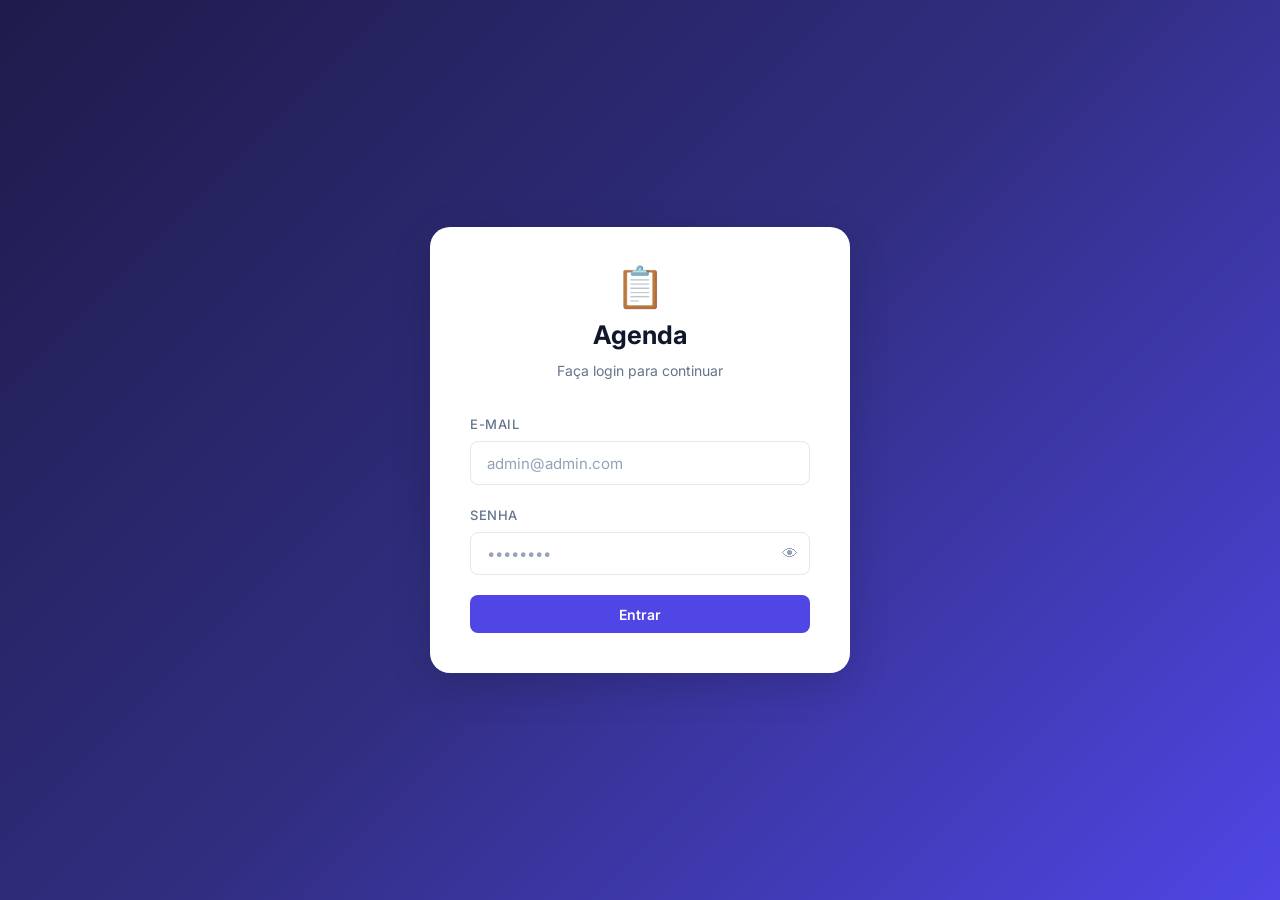
<file: frontend/index.html>
<!DOCTYPE html>
<html lang="pt-BR">
<head>
  <meta charset="UTF-8" />
  <meta name="viewport" content="width=device-width, initial-scale=1.0" />
  <title>Agenda — Login</title>
  <link rel="stylesheet" href="style.css" />
  <link rel="preconnect" href="https://fonts.googleapis.com" />
  <link href="https://fonts.googleapis.com/css2?family=Inter:wght@400;500;600;700&display=swap" rel="stylesheet" />
</head>
<body class="login-page">

  <div class="login-card">
    <div class="login-logo">
      <div class="logo-icon">📋</div>
      <h1>Agenda</h1>
      <p>Faça login para continuar</p>
    </div>

    <form id="loginForm">
      <div class="form-group">
        <label for="email">E-mail</label>
        <input
          type="email"
          id="email"
          placeholder="admin@admin.com"
          autocomplete="email"
          required
        />
      </div>
      <div class="form-group">
        <label for="password">Senha</label>
        <div class="input-password">
          <input
            type="password"
            id="password"
            placeholder="••••••••"
            autocomplete="current-password"
            required
          />
          <button type="button" id="togglePassword" title="Mostrar senha">👁</button>
        </div>
      </div>

      <div id="loginError" class="alert alert-error hidden"></div>

      <button type="submit" class="btn btn-primary btn-full" id="loginBtn">
        <span id="loginBtnText">Entrar</span>
        <span id="loginSpinner" class="spinner hidden"></span>
      </button>
    </form>
  </div>

  <script src="config.js"></script>
  <script src="app.js"></script>
</body>
</html>
</file>
<file: frontend/style.css>
/* ═══════════════════════════════════════════
   AGENDA — Stylesheet
   ═══════════════════════════════════════════ */

:root {
  --primary: #4f46e5;
  --primary-hover: #4338ca;
  --primary-light: #ede9fe;
  --danger: #ef4444;
  --danger-hover: #dc2626;
  --success: #22c55e;

  --bg: #f8fafc;
  --surface: #ffffff;
  --border: #e2e8f0;
  --border-light: #f1f5f9;

  --text: #0f172a;
  --text-secondary: #64748b;
  --text-muted: #94a3b8;

  --sidebar-bg: #1e1b4b;
  --sidebar-text: #c7d2fe;
  --sidebar-active: #4f46e5;

  --radius: 12px;
  --radius-sm: 8px;
  --shadow: 0 1px 3px rgba(0,0,0,.08), 0 1px 2px rgba(0,0,0,.06);
  --shadow-md: 0 4px 16px rgba(0,0,0,.1);
  --shadow-lg: 0 12px 40px rgba(0,0,0,.15);

  --transition: 0.18s ease;
}

*, *::before, *::after { box-sizing: border-box; margin: 0; padding: 0; }

body {
  font-family: 'Inter', system-ui, sans-serif;
  font-size: 14px;
  color: var(--text);
  background: var(--bg);
  line-height: 1.6;
  -webkit-font-smoothing: antialiased;
}

/* ── Login ──────────────────────────────── */
.login-page {
  min-height: 100vh;
  display: flex;
  align-items: center;
  justify-content: center;
  background: linear-gradient(135deg, #1e1b4b 0%, #312e81 50%, #4f46e5 100%);
  padding: 1.5rem;
}

.login-card {
  background: var(--surface);
  border-radius: 20px;
  padding: 2.5rem;
  width: 100%;
  max-width: 420px;
  box-shadow: var(--shadow-lg);
}

.login-logo {
  text-align: center;
  margin-bottom: 2rem;
}

.logo-icon {
  font-size: 2.5rem;
  line-height: 1;
  margin-bottom: 0.5rem;
}

.login-logo h1 {
  font-size: 1.6rem;
  font-weight: 700;
  color: var(--text);
}

.login-logo p {
  color: var(--text-secondary);
  font-size: 0.875rem;
  margin-top: 0.25rem;
}

/* ── Forms ──────────────────────────────── */
.form-group {
  margin-bottom: 1.25rem;
}

.form-group label {
  display: block;
  font-weight: 500;
  font-size: 0.8125rem;
  color: var(--text-secondary);
  margin-bottom: 0.4rem;
  text-transform: uppercase;
  letter-spacing: 0.04em;
}

.form-group input {
  width: 100%;
  padding: 0.7rem 1rem;
  border: 1.5px solid var(--border);
  border-radius: var(--radius-sm);
  font-size: 0.9375rem;
  font-family: inherit;
  color: var(--text);
  background: var(--surface);
  transition: border-color var(--transition), box-shadow var(--transition);
  outline: none;
}

.form-group input:focus {
  border-color: var(--primary);
  box-shadow: 0 0 0 3px rgba(79,70,229,.12);
}

.form-group input::placeholder { color: var(--text-muted); }

.input-password {
  position: relative;
}

.input-password input { padding-right: 3rem; }

.input-password button {
  position: absolute;
  right: 0.75rem;
  top: 50%;
  transform: translateY(-50%);
  background: none;
  border: none;
  cursor: pointer;
  font-size: 1rem;
  color: var(--text-muted);
  transition: color var(--transition);
}

.input-password button:hover { color: var(--primary); }

/* ── Buttons ────────────────────────────── */
.btn {
  display: inline-flex;
  align-items: center;
  gap: 0.4rem;
  padding: 0.65rem 1.25rem;
  border-radius: var(--radius-sm);
  font-size: 0.875rem;
  font-weight: 600;
  font-family: inherit;
  cursor: pointer;
  border: none;
  transition: all var(--transition);
  text-decoration: none;
  white-space: nowrap;
}

.btn-primary {
  background: var(--primary);
  color: #fff;
}
.btn-primary:hover { background: var(--primary-hover); box-shadow: 0 4px 12px rgba(79,70,229,.35); }

.btn-secondary {
  background: var(--border-light);
  color: var(--text-secondary);
  border: 1.5px solid var(--border);
}
.btn-secondary:hover { background: var(--border); color: var(--text); }

.btn-danger {
  background: var(--danger);
  color: #fff;
}
.btn-danger:hover { background: var(--danger-hover); }

.btn-icon {
  padding: 0.45rem;
  border-radius: 6px;
  background: transparent;
  color: var(--text-secondary);
  border: 1.5px solid var(--border);
  cursor: pointer;
  font-size: 1rem;
  transition: all var(--transition);
  line-height: 1;
}

.btn-icon:hover { background: var(--primary-light); color: var(--primary); border-color: var(--primary); }
.btn-icon.danger:hover { background: #fee2e2; color: var(--danger); border-color: var(--danger); }

.btn-full { width: 100%; justify-content: center; }

.btn:disabled { opacity: 0.6; cursor: not-allowed; }

/* ── Alerts ─────────────────────────────── */
.alert {
  padding: 0.75rem 1rem;
  border-radius: var(--radius-sm);
  font-size: 0.875rem;
  margin-bottom: 1rem;
  font-weight: 500;
}

.alert-error {
  background: #fee2e2;
  color: var(--danger);
  border: 1px solid #fca5a5;
}

.alert-success {
  background: #dcfce7;
  color: #16a34a;
  border: 1px solid #86efac;
}

/* ── Spinner ────────────────────────────── */
.spinner {
  width: 16px;
  height: 16px;
  border: 2px solid rgba(255,255,255,.4);
  border-top-color: #fff;
  border-radius: 50%;
  animation: spin .7s linear infinite;
  display: inline-block;
}

@keyframes spin { to { transform: rotate(360deg); } }

.hidden { display: none !important; }

/* ── Dashboard Layout ───────────────────── */
.dashboard-page {
  display: flex;
  min-height: 100vh;
}

/* ── Sidebar ────────────────────────────── */
.sidebar {
  width: 240px;
  min-width: 240px;
  background: var(--sidebar-bg);
  display: flex;
  flex-direction: column;
  position: fixed;
  top: 0;
  left: 0;
  height: 100vh;
  z-index: 100;
}

.sidebar-header {
  display: flex;
  align-items: center;
  gap: 0.75rem;
  padding: 1.5rem 1.25rem;
  border-bottom: 1px solid rgba(255,255,255,.06);
  font-size: 1.1rem;
  font-weight: 700;
  color: #fff;
}

.sidebar-header .logo-icon { font-size: 1.4rem; }

.sidebar-nav {
  flex: 1;
  padding: 1rem 0.75rem;
  display: flex;
  flex-direction: column;
  gap: 0.25rem;
}

.nav-item {
  display: flex;
  align-items: center;
  gap: 0.75rem;
  padding: 0.65rem 1rem;
  border-radius: var(--radius-sm);
  color: var(--sidebar-text);
  font-weight: 500;
  text-decoration: none;
  transition: all var(--transition);
}

.nav-item:hover { background: rgba(255,255,255,.07); color: #fff; }
.nav-item.active { background: var(--sidebar-active); color: #fff; }
.nav-icon { font-size: 1rem; }

.sidebar-footer {
  padding: 1rem 1.25rem;
  border-top: 1px solid rgba(255,255,255,.06);
  display: flex;
  flex-direction: column;
  gap: 0.75rem;
}

.user-info {
  display: flex;
  align-items: center;
  gap: 0.75rem;
}

.user-avatar {
  width: 34px;
  height: 34px;
  border-radius: 50%;
  background: var(--primary);
  color: #fff;
  display: flex;
  align-items: center;
  justify-content: center;
  font-weight: 700;
  font-size: 0.875rem;
  flex-shrink: 0;
}

.user-name {
  font-size: 0.8125rem;
  font-weight: 600;
  color: #fff;
}

.user-email {
  font-size: 0.75rem;
  color: var(--sidebar-text);
  overflow: hidden;
  text-overflow: ellipsis;
  white-space: nowrap;
  max-width: 140px;
}

.btn-logout {
  background: rgba(255,255,255,.06);
  border: none;
  color: var(--sidebar-text);
  padding: 0.55rem 1rem;
  border-radius: var(--radius-sm);
  cursor: pointer;
  font-size: 0.8125rem;
  font-family: inherit;
  font-weight: 500;
  transition: all var(--transition);
  text-align: left;
}

.btn-logout:hover { background: rgba(239,68,68,.15); color: #fc9393; }

/* ── Main Content ───────────────────────── */
.main-content {
  margin-left: 240px;
  flex: 1;
  padding: 2rem;
  min-height: 100vh;
}

.topbar {
  display: flex;
  align-items: flex-start;
  justify-content: space-between;
  margin-bottom: 1.75rem;
  gap: 1rem;
  flex-wrap: wrap;
}

.page-title {
  font-size: 1.5rem;
  font-weight: 700;
  color: var(--text);
}

.page-sub {
  color: var(--text-secondary);
  font-size: 0.875rem;
  margin-top: 0.15rem;
}

/* ── Stats ──────────────────────────────── */
.stats-row {
  display: flex;
  gap: 1rem;
  margin-bottom: 1.5rem;
  flex-wrap: wrap;
}

.stat-card {
  background: var(--surface);
  border-radius: var(--radius);
  padding: 1.25rem 1.5rem;
  box-shadow: var(--shadow);
  border: 1px solid var(--border);
  display: flex;
  align-items: center;
  gap: 1rem;
  min-width: 200px;
}

.stat-icon { font-size: 2rem; line-height: 1; }

.stat-value {
  font-size: 1.75rem;
  font-weight: 700;
  color: var(--primary);
  line-height: 1;
}

.stat-label {
  font-size: 0.8125rem;
  color: var(--text-secondary);
  margin-top: 0.2rem;
}

/* ── Search ─────────────────────────────── */
.search-bar {
  margin-bottom: 1.25rem;
}

.search-bar input {
  width: 100%;
  max-width: 480px;
  padding: 0.7rem 1.1rem;
  border: 1.5px solid var(--border);
  border-radius: var(--radius-sm);
  font-size: 0.9375rem;
  font-family: inherit;
  background: var(--surface);
  color: var(--text);
  outline: none;
  transition: border-color var(--transition), box-shadow var(--transition);
}

.search-bar input:focus {
  border-color: var(--primary);
  box-shadow: 0 0 0 3px rgba(79,70,229,.1);
}

/* ── Table ──────────────────────────────── */
.table-card {
  background: var(--surface);
  border-radius: var(--radius);
  box-shadow: var(--shadow);
  border: 1px solid var(--border);
  overflow: hidden;
}

table {
  width: 100%;
  border-collapse: collapse;
}

thead th {
  background: var(--border-light);
  padding: 0.85rem 1.25rem;
  text-align: left;
  font-size: 0.75rem;
  font-weight: 600;
  text-transform: uppercase;
  letter-spacing: 0.05em;
  color: var(--text-secondary);
  border-bottom: 1px solid var(--border);
}

tbody tr {
  border-bottom: 1px solid var(--border-light);
  transition: background var(--transition);
}

tbody tr:last-child { border-bottom: none; }
tbody tr:hover { background: #f8fafc; }

tbody td {
  padding: 1rem 1.25rem;
  font-size: 0.9rem;
  color: var(--text);
  vertical-align: middle;
}

.td-index {
  color: var(--text-muted);
  font-size: 0.8125rem;
  font-weight: 500;
  width: 40px;
}

.contact-name { font-weight: 600; }

.contact-email, .contact-phone {
  color: var(--text-secondary);
  font-size: 0.875rem;
}

.actions-cell {
  display: flex;
  gap: 0.4rem;
  justify-content: flex-end;
}

/* ── Empty / Loading ────────────────────── */
.table-loading, .table-empty {
  padding: 3.5rem 2rem;
  text-align: center;
  color: var(--text-secondary);
}

.empty-icon {
  font-size: 3rem;
  margin-bottom: 0.75rem;
  line-height: 1;
}

.table-empty p {
  margin-bottom: 1.25rem;
  font-size: 0.9375rem;
}

/* ── Modal ──────────────────────────────── */
.modal-overlay {
  position: fixed;
  inset: 0;
  background: rgba(0,0,0,.5);
  z-index: 200;
  display: flex;
  align-items: center;
  justify-content: center;
  padding: 1.5rem;
  backdrop-filter: blur(2px);
  animation: fadeIn .15s ease;
}

@keyframes fadeIn { from { opacity: 0; } }

.modal {
  background: var(--surface);
  border-radius: 16px;
  width: 100%;
  max-width: 480px;
  box-shadow: var(--shadow-lg);
  animation: slideUp .2s ease;
}

.modal-sm { max-width: 380px; }

@keyframes slideUp {
  from { transform: translateY(16px); opacity: 0; }
}

.modal-header {
  display: flex;
  align-items: center;
  justify-content: space-between;
  padding: 1.25rem 1.5rem;
  border-bottom: 1px solid var(--border);
}

.modal-header h3 { font-size: 1rem; font-weight: 700; }

.modal-close {
  background: none;
  border: none;
  font-size: 1.1rem;
  cursor: pointer;
  color: var(--text-muted);
  line-height: 1;
  padding: 0.2rem;
  border-radius: 4px;
  transition: color var(--transition);
}

.modal-close:hover { color: var(--text); }

.modal form { padding: 1.5rem; }

.modal-actions {
  display: flex;
  justify-content: flex-end;
  gap: 0.75rem;
  margin-top: 0.25rem;
}

/* ── Toast ──────────────────────────────── */
.toast {
  position: fixed;
  bottom: 1.5rem;
  right: 1.5rem;
  padding: 0.875rem 1.25rem;
  border-radius: var(--radius-sm);
  font-size: 0.875rem;
  font-weight: 600;
  z-index: 999;
  box-shadow: var(--shadow-md);
  animation: slideInRight .25s ease;
  max-width: 320px;
}

@keyframes slideInRight {
  from { transform: translateX(20px); opacity: 0; }
}

.toast-success { background: var(--success); color: #fff; }
.toast-error   { background: var(--danger);  color: #fff; }

/* ── Responsive ─────────────────────────── */
@media (max-width: 768px) {
  .sidebar {
    width: 100%;
    height: auto;
    position: relative;
    flex-direction: row;
    flex-wrap: wrap;
    padding: 0.75rem;
    gap: 0.5rem;
  }
  .sidebar-header { border: none; padding: 0.5rem; }
  .sidebar-footer { flex-direction: row; align-items: center; padding: 0.5rem; border: none; }
  .sidebar-nav { flex-direction: row; padding: 0; }
  .main-content { margin-left: 0; padding: 1rem; }
  .dashboard-page { flex-direction: column; }
  .sidebar { position: relative; height: auto; }
  .topbar { gap: 0.75rem; }
  table { font-size: 0.8125rem; }
  thead th, tbody td { padding: 0.75rem; }
}
</file>
